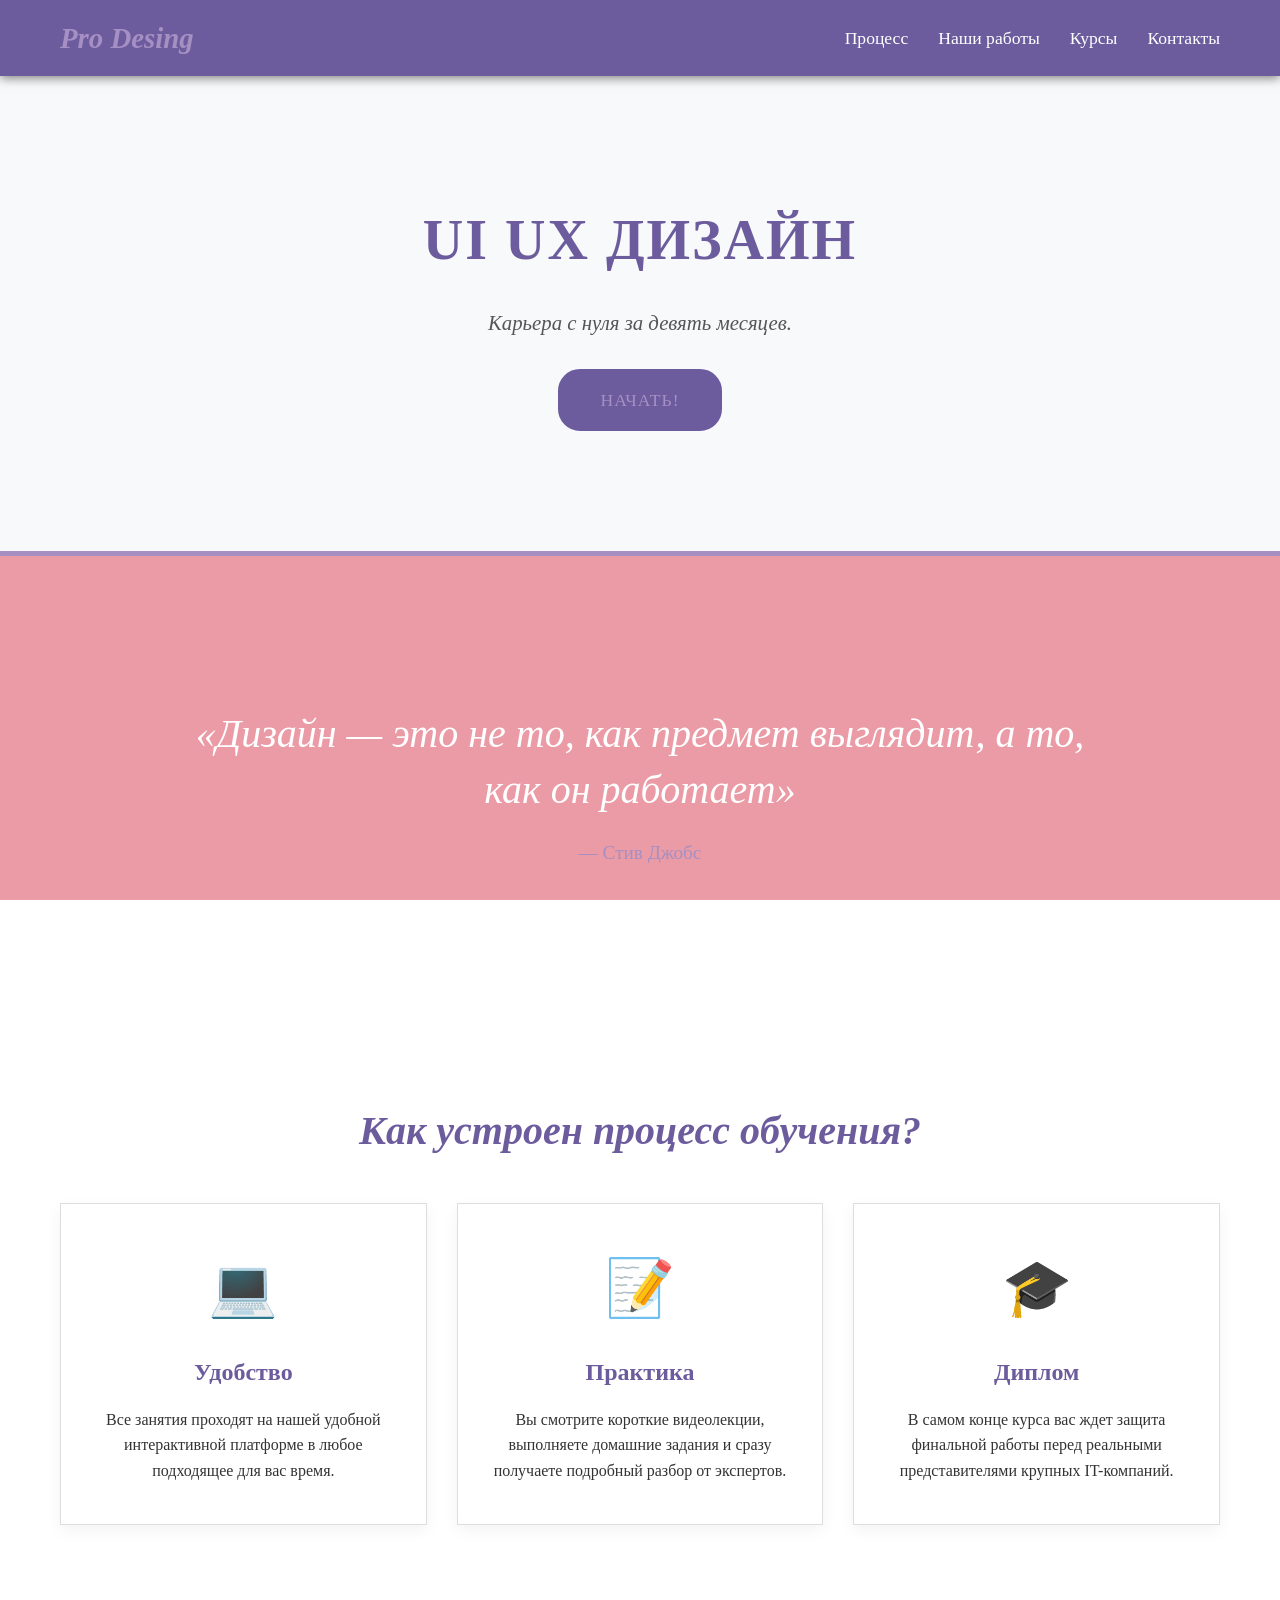
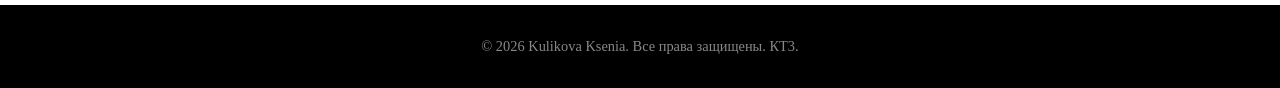
<file: index.html>
<!DOCTYPE html>
<html lang="ru">
<head>
    <meta charset="UTF-8">
    <meta name="viewport" content="width=device-width, initial-scale=1.0">
    <title>Pro Desing | Курсы UI UX Дизайна</title>
    <link rel="stylesheet" href="style.css">
</head>
<body>
    <header>
        <div class="container header-inner">
            <a href="#" class="logo">Pro Desing</a>
            <nav>
                <ul>
                    <li><a href="#process">Процесс</a></li>
                    <li><a href="gallery.html">Наши работы</a></li>
                    <li><a href="courses.html">Курсы</a></li>
                    <li><a href="contact.html">Контакты</a></li>
                </ul>
            </nav>
        </div>
    </header>
    <section class="hero">
        <div class="container">
            <h1>UI UX Дизайн</h1>
            <p>Карьера с нуля за девять месяцев.</p>
            <a href="#gallery" class="btn">Начать!</a>
        </div>
    </section>
    <section class="vibe-block">
        <div>
            <blockquote>
                «Дизайн — это не то, как предмет выглядит, а то, как он работает»
            </blockquote>
            <cite>— Стив Джобс</cite>
        </div>
    </section>  
    <section id="themes">
        <div class="container">
            <h2>Как устроен процесс обучения?</h2>
            <div class="themes-grid">
                <div class="theme-card">
                    <div class="icon-placeholder">💻</div>
                    <h3>Удобство</h3>
                    <p>Все занятия проходят на нашей удобной интерактивной платформе в любое подходящее для вас время.</p>
                </div>
                <div class="theme-card">
                    <div class="icon-placeholder">📝</div>
                    <h3>Практика</h3>
                    <p>Вы смотрите короткие видеолекции, выполняете домашние задания и сразу получаете подробный разбор от экспертов.</p>
                </div>
                <div class="theme-card">
                    <div class="icon-placeholder">🎓</div>
                    <h3>Диплом</h3>
                    <p>В самом конце курса вас ждет защита финальной работы перед реальными представителями крупных IT-компаний.</p>
                </div>
            </div>
        </div>
    </section>
    <footer>
        <div class="container">
            <p>&copy; 2026 Kulikova Ksenia. Все права защищены. КТ3.</p>
        </div>
    </footer>
</body>
</html>
</file>
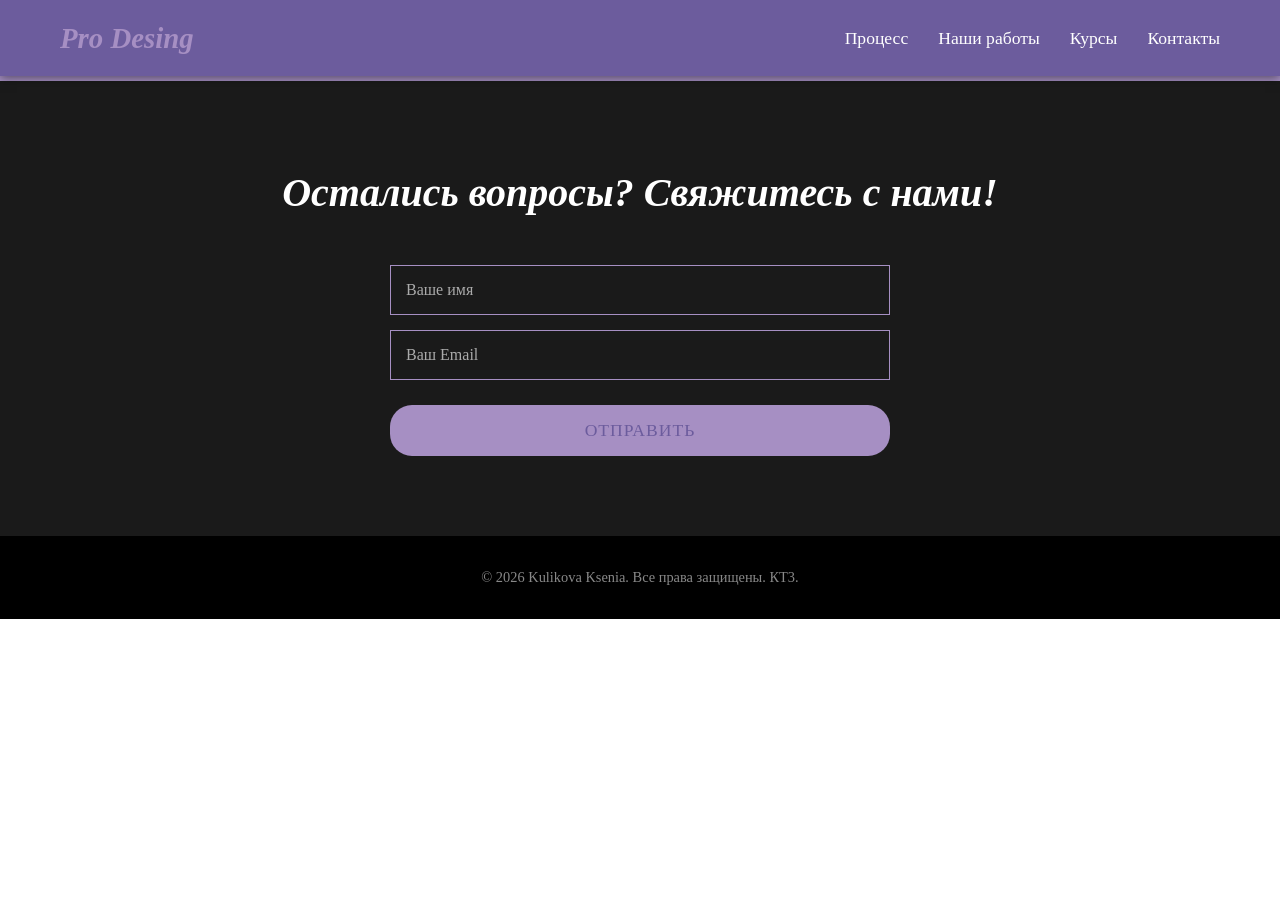
<file: contact.html>
<!DOCTYPE html>
<html lang="ru">
<head>
    <meta charset="UTF-8">
    <meta name="viewport" content="width=device-width, initial-scale=1.0">
    <title>Pro Desing | Контакты </title>
    <link rel="stylesheet" href="style.css">
</head>
<body> 
    <header>
        <div class="container header-inner">
            <a href="#" class="logo">Pro Desing</a>
            <nav>
                <ul>
                    <li><a href="#process">Процесс</a></li>
                    <li><a href="gallery.html">Наши работы</a></li>
                    <li><a href="courses.html">Курсы</a></li>
                    <li><a href="contact.html">Контакты</a></li>
                </ul>
            </nav>
        </div>
    </header>   
    <section id="contact" class="contact-section">
        <div class="container">
            <h2>Остались вопросы? Свяжитесь с нами!</h2>
            <form class="contact-form">
                <input type="text" placeholder="Ваше имя" required>
                <input type="email" placeholder="Ваш Email" required>
                <button type="submit" class="btn">Отправить</button>
            </form>
        </div>
    </section>
    <footer>
        <div class="container">
            <p>&copy; 2026 Kulikova Ksenia. Все права защищены. КТ3.</p>
        </div>
    </footer>
</body>
</html>
</file>
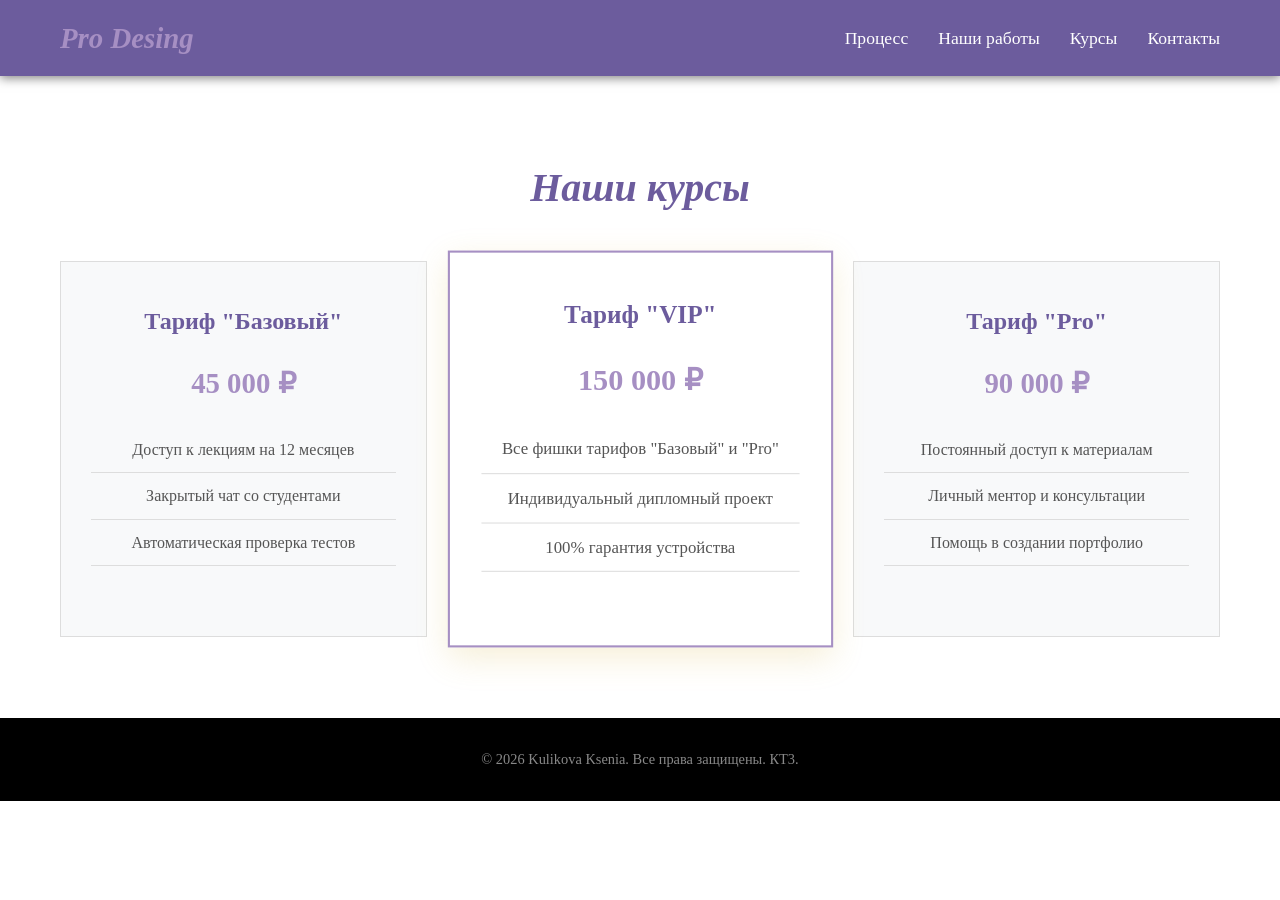
<file: courses.html>
<!DOCTYPE html>
<html lang="ru">
<head>
    <meta charset="UTF-8">
    <meta name="viewport" content="width=device-width, initial-scale=1.0">
    <title>Pro Desing | Контакты </title>
    <link rel="stylesheet" href="style.css">
</head>
<body> 
    <header>
        <div class="container header-inner">
            <a href="#" class="logo">Pro Desing</a>
            <nav>
                <ul>
                    <li><a href="#process">Процесс</a></li>
                    <li><a href="gallery.html">Наши работы</a></li>
                    <li><a href="courses.html">Курсы</a></li>
                    <li><a href="contact.html">Контакты</a></li>
                </ul>
            </nav>
        </div>
    </header>   
    <section id="eras">
        <div class="container">
            <h2>Наши курсы</h2>
            <div class="era-grid">
                <div class="era-card">
                    <h3>Тариф "Базовый"</h3>
                    <div class="era-years">45 000 ₽</div>
                    <ul>
                        <li>Доступ к лекциям на 12 месяцев</li>
                        <li>Закрытый чат со студентами</li>
                        <li>Автоматическая проверка тестов</li>
                    </ul>
                </div>
                <div class="era-card popular">
                    <h3>Тариф "VIP"</h3>
                    <div class="era-years">150 000 ₽</div>
                    <ul>
                        <li>Все фишки тарифов "Базовый" и "Pro"</li>
                        <li>Индивидуальный дипломный проект</li>
                        <li>100% гарантия устройства</li>
                    </ul>
                </div>
                <div class="era-card">
                    <h3>Тариф "Pro"</h3>
                    <div class="era-years">90 000 ₽</div>
                    <ul>
                        <li>Постоянный доступ к материалам</li>
                        <li>Личный ментор и консультации</li>
                        <li>Помощь в создании портфолио</li>
                    </ul>
                </div>
            </div>
        </div>
    </section>
    <footer>
        <div class="container">
            <p>&copy; 2026 Kulikova Ksenia. Все права защищены. КТ3.</p>
        </div>
    </footer>
</body>
</html>
</file>
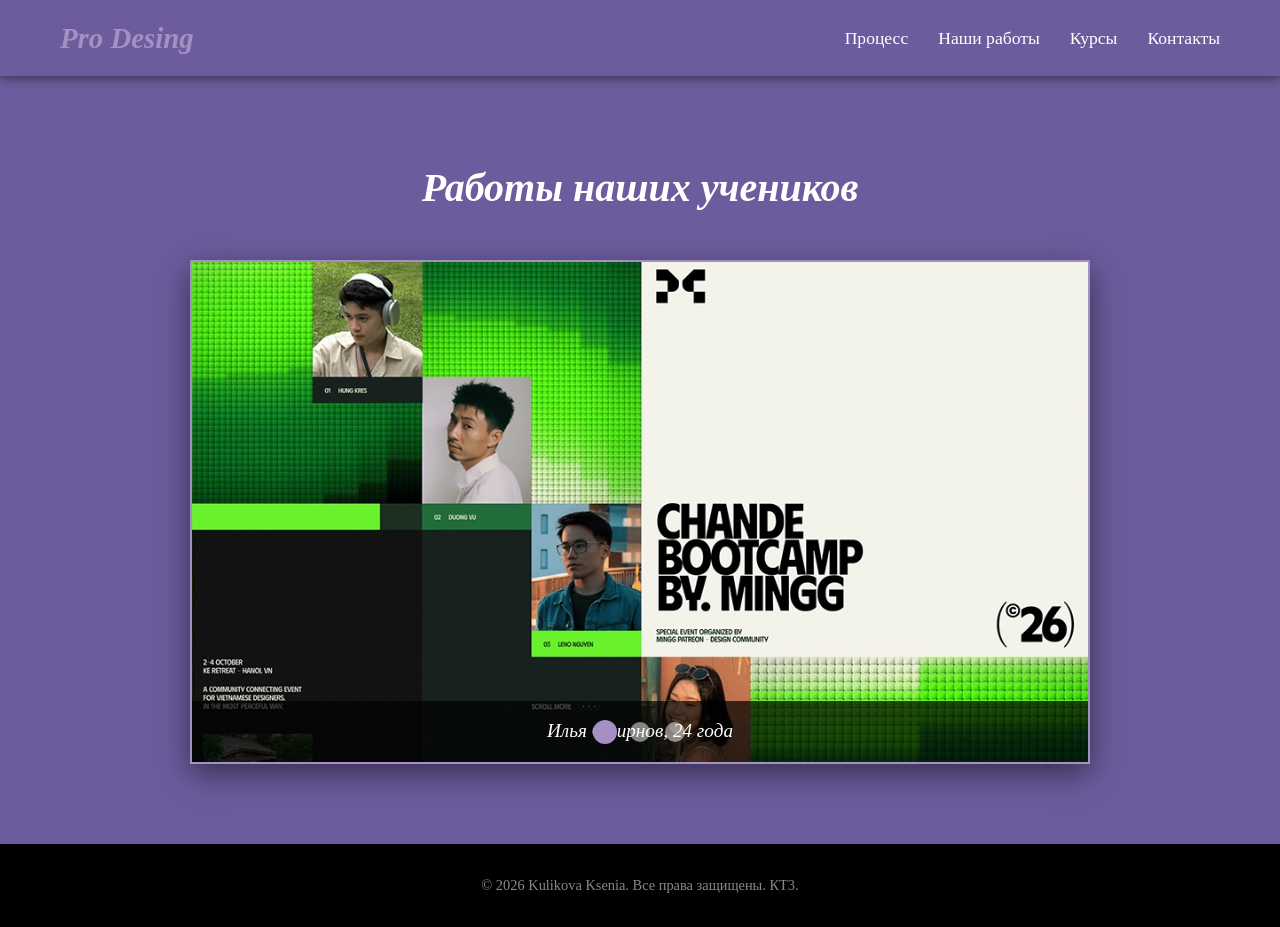
<file: gallery.html>
<!DOCTYPE html>
<html lang="ru">
<head>
    <meta charset="UTF-8">
    <meta name="viewport" content="width=device-width, initial-scale=1.0">
    <title>Pro Desing | Контакты </title>
    <link rel="stylesheet" href="style.css">
</head>
<body> 
    <header>
        <div class="container header-inner">
            <a href="#" class="logo">Pro Desing</a>
            <nav>
                <ul>
                    <li><a href="#process">Процесс</a></li>
                    <li><a href="gallery.html">Наши работы</a></li>
                    <li><a href="courses.html">Курсы</a></li>
                    <li><a href="contact.html">Контакты</a></li>
                </ul>
            </nav>
        </div>
    </header>   
    <section id="gallery" class="slider-section">
        <div class="container">
            <h2>Работы наших учеников</h2>           
            <div class="css-slider">
                <input type="radio" name="slider" id="slide1" checked>
                <input type="radio" name="slider" id="slide2">
                <input type="radio" name="slider" id="slide3">
                <div class="slider-track">
                    <div class="slide">
                        <img src="site1.png" alt="Сайт1">
                        <div class="slide-caption">Илья Смирнов, 24 года </div>
                    </div>
                    <div class="slide">
                        <img src="site2.png" alt="Сайт2">
                        <div class="slide-caption">Елена Котова, 31 год</div>
                    </div>
                    <div class="slide">
                        <img src="site3.png" alt="Сайт3">
                        <div class="slide-caption">Артём Смирнов, 19 лет</div>
                    </div>
                </div>
                <div class="slider-nav">
                    <label for="slide1"></label>
                    <label for="slide2"></label>
                    <label for="slide3"></label>
                </div>
            </div>
        </div>
    </section>
    <footer>
        <div class="container">
            <p>&copy; 2026 Kulikova Ksenia. Все права защищены. КТ3.</p>
        </div>
    </footer>
</body>
</html>
</file>
<file: style.css>
:root {
            --primary: #A68FC3; 
            --dark: #6C5C9D;    
            --light: #f8f9fa;  
            --text: #333;
            --white: #fff;
        }
        * {
            margin: 0;
            padding: 0;
            box-sizing: border-box;
            font-family: 'Georgia', serif;
        }
        body {
            color: var(--text);
            background-color: var(--white);
            line-height: 1.6;
        }
        .container {
            max-width: 1200px;
            margin: 0 auto;
            padding: 0 20px;
        }
        section {
            padding: 80px 0;
        }
        h2 {
            text-align: center;
            font-size: 2.5rem;
            margin-bottom: 40px;
            color: var(--dark);
            font-style: italic;
        }
        header {
            position: sticky; /* Липкая шапка */
            top: 0;
            background-color: var(--dark);
            box-shadow: 0 2px 10px rgba(0,0,0,0.5);
            z-index: 1000;
            padding: 15px 0;
        }
        .header-inner {
            display: flex; 
            justify-content: space-between;
            align-items: center;
        }
        .logo {
            font-size: 1.8rem;
            font-weight: bold;
            color: var(--primary);
            text-decoration: none;
            font-style: italic;
        }
        nav ul {
            display: flex;
            list-style: none;
            gap: 30px;
        }
        nav a {
            text-decoration: none;
            color: var(--white);
            font-size: 1.1rem;
            transition: color 0.3s;
        }
        nav a:hover {
            color: var(--primary);
        }
        .hero {
            background-color: var(--light);
            text-align: center;
            padding: 120px 0;
            border-bottom: 5px solid var(--primary);
        }
        .hero h1 {
            font-size: 3.5rem;
            margin-bottom: 20px;
            color: var(--dark);
            text-transform: uppercase;
            letter-spacing: 2px;
        }
        .hero p {
            font-size: 1.3rem;
            max-width: 700px;
            margin: 0 auto 30px;
            color: #555;
            font-style: italic;
        }
        .btn {
            display: inline-block;
            background-color: var(--dark);
            color: var(--primary);
            padding: 15px 40px;
            text-decoration: none;
            font-size: 1.1rem;
            transition: background 0.3s, color 0.3s;
            border: 2px solid var(--dark);
            cursor: pointer;
            text-transform: uppercase;
            letter-spacing: 1px;
            border-radius: 22px;
        }
        .btn:hover {
            background-color: var(--primary);
            color: var(--dark);
        }
        .vibe-block {
            background: linear-gradient(#EA9BA6, #EA9BA6) center/cover fixed;
            padding: 150px 20px;
            text-align: center;
            color: var(--white);
            display: flex;
            justify-content: center;
            align-items: center;
            min-height: 400px;
        }
        .vibe-block blockquote {
            font-size: 2.5rem;
            font-style: italic;
            max-width: 900px;
            line-height: 1.4;
        }
        .vibe-block cite {
            display: block;
            margin-top: 20px;
            font-size: 1.2rem;
            color: var(--primary);
            font-style: normal;
        }
        .themes-grid {
            display: grid;
            grid-template-columns: repeat(auto-fit, minmax(300px, 1fr));
            gap: 30px;
        }
        .theme-card {
            background: var(--white);
            padding: 40px 30px;
            text-align: center;
            box-shadow: 0 5px 15px rgba(0,0,0,0.05);
            border: 1px solid #ddd;
            transition: transform 0.3s ease, box-shadow 0.3s ease, background 0.3s ease;
        }
        .theme-card:hover {
            transform: translateY(-10px); 
            box-shadow: 0 15px 30px rgba(212, 175, 55, 0.3);
            background: var(--primary);
        }
        .theme-card h3 {
            color: var(--dark);
            margin-bottom: 15px;
            font-size: 1.5rem;
        }
        .icon-placeholder {
            font-size: 3.5rem;
            margin-bottom: 20px;
        }
        .slider-section {
            background-color: var(--dark);
            color: var(--white);
        }
        .slider-section h2 {
            color: var(--white);
        }
        
        .css-slider {
            max-width: 900px;
            margin: 0 auto;
            position: relative;
            overflow: hidden;
            border: 2px solid var(--primary);
            box-shadow: 0 10px 30px rgba(0,0,0,0.5);
        }
        
        .css-slider input[type="radio"] {
            display: none;
        }
        .slider-track {
            display: flex;
            width: 300%; 
            transition: transform 0.5s ease-in-out;
        }
        
        .slide {
            width: 33.333%; 
            height: 500px;
            position: relative;
        }
        
        .slide img {
            width: 100%;
            height: 100%;
            object-fit: cover;
        }
        
        .slide-caption {
            position: absolute;
            bottom: 0;
            left: 0;
            width: 100%;
            background: rgba(0,0,0,0.7);
            color: var(--white);
            padding: 15px;
            text-align: center;
            font-size: 1.2rem;
            font-style: italic;
        }
        
        #slide1:checked ~ .slider-track { transform: translateX(0); }
        #slide2:checked ~ .slider-track { transform: translateX(-33.333%); }
        #slide3:checked ~ .slider-track { transform: translateX(-66.666%); }

        .slider-nav {
            position: absolute;
            bottom: 20px;
            width: 100%;
            display: flex;
            justify-content: center;
            gap: 15px;
            z-index: 10;
        }
        .slider-nav label {
            width: 20px;
            height: 20px;
            background: rgba(255, 255, 255, 0.5);
            border-radius: 50%;
            cursor: pointer;
            transition: background 0.3s, transform 0.3s;
        }
        .slider-nav label:hover {
            background: var(--primary);
            transform: scale(1.2);
        }

        #slide1:checked ~ .slider-nav label[for="slide1"],
        #slide2:checked ~ .slider-nav label[for="slide2"],
        #slide3:checked ~ .slider-nav label[for="slide3"] {
            background: var(--primary);
            transform: scale(1.2);
        }

        .era-grid {
            display: grid;
            grid-template-columns: repeat(3, 1fr);
            gap: 30px;
            align-items: center;
        }
        .era-card {
            background: var(--light);
            border: 1px solid #ddd;
            padding: 40px 30px;
            text-align: center;
            transition: 0.3s;
        }
        .era-card.popular {
            border: 2px solid var(--primary);
            transform: scale(1.05);
            box-shadow: 0 10px 30px rgba(212, 175, 55, 0.2);
            background: var(--white);
        }
        .era-card h3 {
            font-size: 1.5rem;
            margin-bottom: 20px;
            color: var(--dark);
        }
        .era-years {
            font-size: 1.8rem;
            font-weight: bold;
            color: var(--primary);
            margin-bottom: 20px;
        }
        .era-card ul {
            list-style: none;
            margin-bottom: 30px;
        }
        .era-card ul li {
            padding: 10px 0;
            border-bottom: 1px solid #ddd;
            color: #555;
        }
        .contact-section {
            background-color: #1a1a1a;
            color: var(--white);
            border-top: 5px solid var(--primary);
        }
        .contact-section h2 {
            color: var(--white);
        }
        .contact-form {
            max-width: 500px;
            margin: 0 auto;
            display: flex;
            flex-direction: column;
            gap: 15px;
        }
        .contact-form input {
            padding: 15px;
            border: 1px solid var(--primary);
            background: transparent;
            color: var(--white);
            font-size: 1rem;
            font-family: inherit;
        }
        .contact-form input::placeholder {
            color: #aaa;
        }
        .contact-form button {
            margin-top: 10px;
            background-color: var(--primary);
            color: var(--dark);
            border: none;
        }
        .contact-form button:hover {
            background-color: #b8962e;
        }
        footer {
            background-color: #000;
            color: #888;
            text-align: center;
            padding: 30px 0;
            font-size: 0.9rem;
        }


        @media (max-width: 992px) {
            .hero h1 { font-size: 2.8rem; }
            .vibe-block blockquote { font-size: 2rem; }
            .era-grid {
                grid-template-columns: repeat(auto-fit, minmax(280px, 1fr));
            }
            .era-card.popular {
                transform: scale(1); 
            }
        }

        @media (max-width: 768px) {
            section { padding: 50px 0; }
            h2 { font-size: 2rem; }
            .header-inner {
                flex-direction: column;
                gap: 15px;
            }
            nav ul {
                flex-wrap: wrap;
                justify-content: center;
                gap: 15px;
            }
            .slide { height: 350px; }
        }

        @media (max-width: 480px) {
            .hero h1 { font-size: 2rem; }
            .hero p { font-size: 1rem; }
            .vibe-block { padding: 80px 15px; }
            .vibe-block blockquote { font-size: 1.5rem; }
            .themes-grid { grid-template-columns: 1fr; }
            .slide { height: 250px; }
        }
</file>
